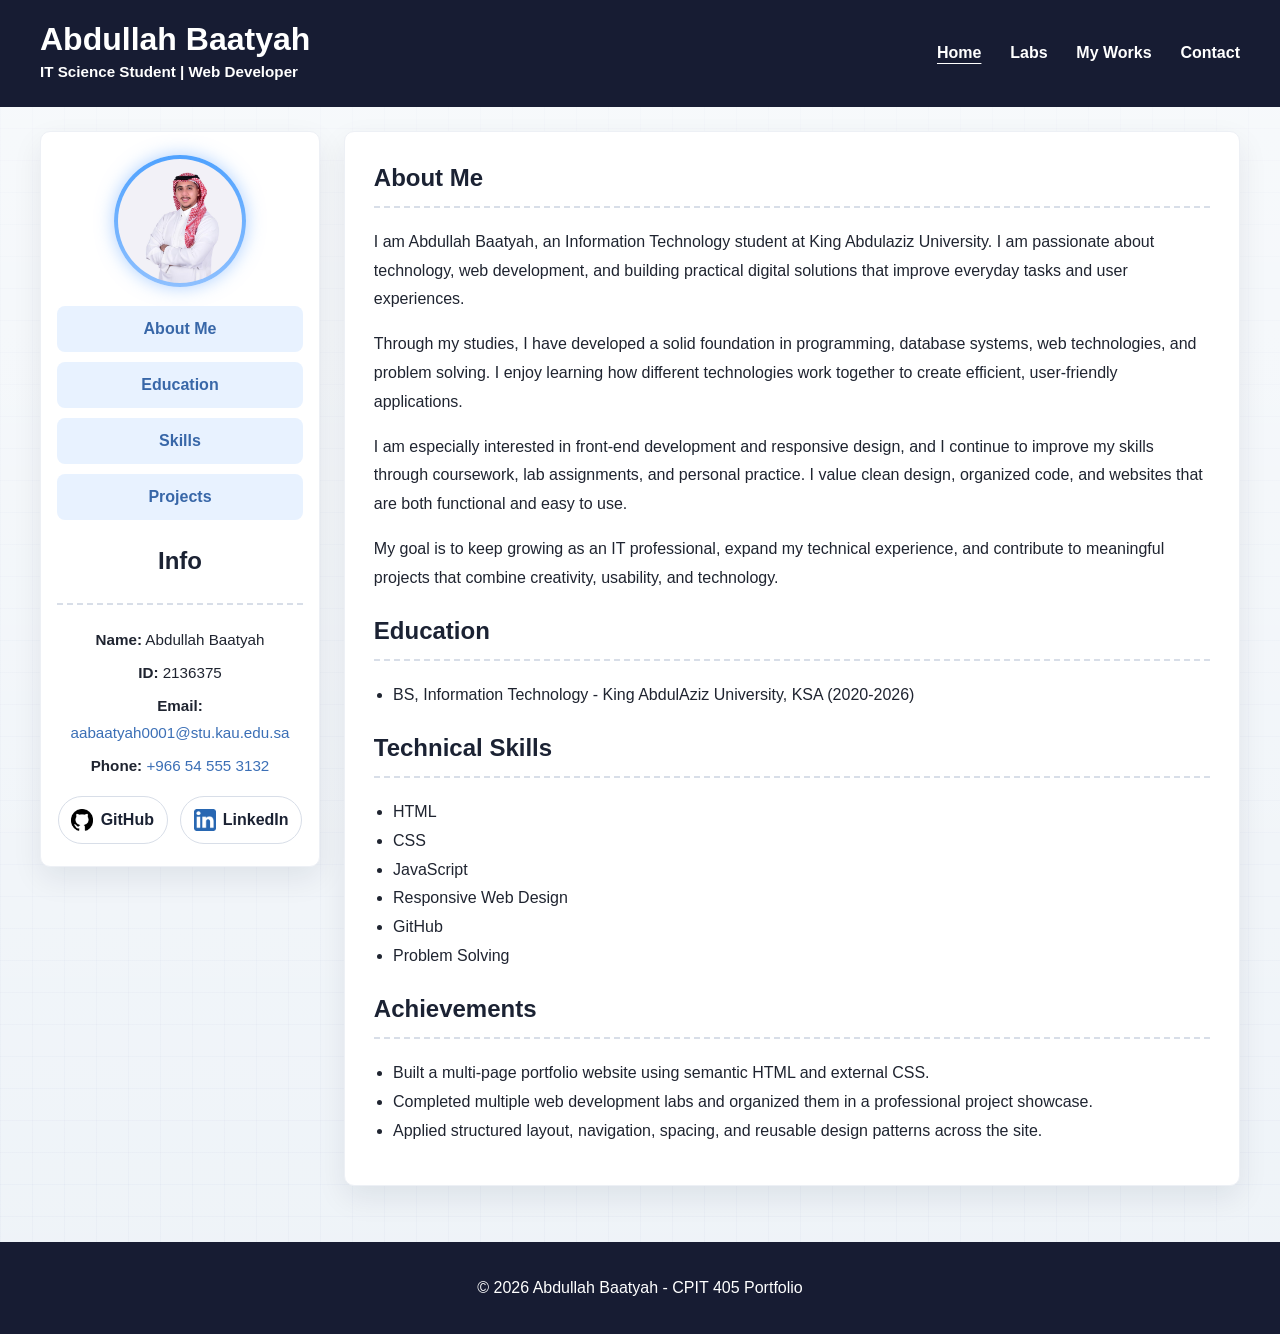
<file: index.html>
<!doctype html>
<html lang="en">
<head>
  <meta charset="utf-8">
  <meta name="viewport" content="width=device-width, initial-scale=1">
  <title>Portfolio | Home</title>
  <meta
    name="description"
    content="Personal portfolio website with CV, projects, and contact information."
  >
  <link rel="stylesheet" href="style.css">
  <link rel="icon" href="favicon.ico" sizes="any">
  <link rel="icon" href="icon.svg" type="image/svg+xml">
</head>
<body>
  <header class="site-header">
    <div class="container header-inner">
      <a class="brand" href="index.html">
        <span class="brand-title">Abdullah Baatyah</span>
        <span class="brand-subtitle">IT Science Student | Web Developer</span>
      </a>
      <nav aria-label="Main navigation">
        <ul class="nav-links">
          <li><a class="active" href="index.html">Home</a></li>
          <li><a href="projects.html">Labs</a></li>
          <li><a href="myworks.html">My Works</a></li>
          <li><a href="contact.html">Contact</a></li>
        </ul>
      </nav>
    </div>
  </header>

  <main class="page-shell">
    <div class="container two-column-layout">
      <aside class="sidebar-card">
        <div class="profile-photo">
          <img src="images/photoMe.jpeg" alt="Abdullah Baatyah profile photo">
        </div>

        <ul class="left-side-menu">
          <li><a href="#about_me">About Me</a></li>
          <li><a href="#education">Education</a></li>
          <li><a href="#skills">Skills</a></li>
          <li><a href="#projects">Projects</a></li>
        </ul>

        <h2>Info</h2>
        <section class="info-block">
          <p><strong>Name:</strong> Abdullah Baatyah</p>
          <p><strong>ID:</strong> 2136375</p>
          <p><strong>Email:</strong> <a href="mailto:aabaatyah0001@stu.kau.edu.sa">aabaatyah0001@stu.kau.edu.sa</a></p>
          <p><strong>Phone:</strong> <a href="tel:+966545553132">+966 54 555 3132</a></p>
        </section>

        <div class="social-links">
          <a href="https://github.com/Baatyah">
            <img src="images/github.png" alt="GitHub">
            <span>GitHub</span>
          </a>
          <a href="https://www.linkedin.com/in/abdullah-baatyah-a94991354/">
            <img src="images/linkedin.png" alt="LinkedIn">
            <span>LinkedIn</span>
          </a>
        </div>
      </aside>

      <section class="content-panel">
        <h2 id="about_me" class="title">About Me</h2>
        <div class="about">
          <p>
            I am Abdullah Baatyah, an Information Technology student at King Abdulaziz University.
            I am passionate about technology, web development, and building practical digital
            solutions that improve everyday tasks and user experiences.
          </p>

          <p>
            Through my studies, I have developed a solid foundation in programming, database systems,
            web technologies, and problem solving. I enjoy learning how different technologies work
            together to create efficient, user-friendly applications.
          </p>

          <p>
            I am especially interested in front-end development and responsive design, and I continue
            to improve my skills through coursework, lab assignments, and personal practice. I value
            clean design, organized code, and websites that are both functional and easy to use.
          </p>

          <p>
            My goal is to keep growing as an IT professional, expand my technical experience, and
            contribute to meaningful projects that combine creativity, usability, and technology.
          </p>
        </div>

        <h2 id="education" class="title">Education</h2>
        <ul class="info-list">
          <li>BS, Information Technology - King AbdulAziz University, KSA (2020-2026)</li>
        </ul>

        <h2 id="skills" class="title">Technical Skills</h2>
        <ul class="info-list">
          <li>HTML</li>
          <li>CSS</li>
          <li>JavaScript</li>
          <li>Responsive Web Design</li>
          <li>GitHub</li>
          <li>Problem Solving</li>
        </ul>

        <h2 id="projects" class="title">Achievements</h2>
        <ul class="info-list">
          <li>Built a multi-page portfolio website using semantic HTML and external CSS.</li>
          <li>Completed multiple web development labs and organized them in a professional project showcase.</li>
          <li>Applied structured layout, navigation, spacing, and reusable design patterns across the site.</li>
        </ul>
      </section>
    </div>
  </main>

  <footer class="site-footer">
    <div class="container footer-content">
      <p>&copy; 2026 Abdullah Baatyah - CPIT 405 Portfolio</p>
    </div>
  </footer>
</body>
</html>
</file>
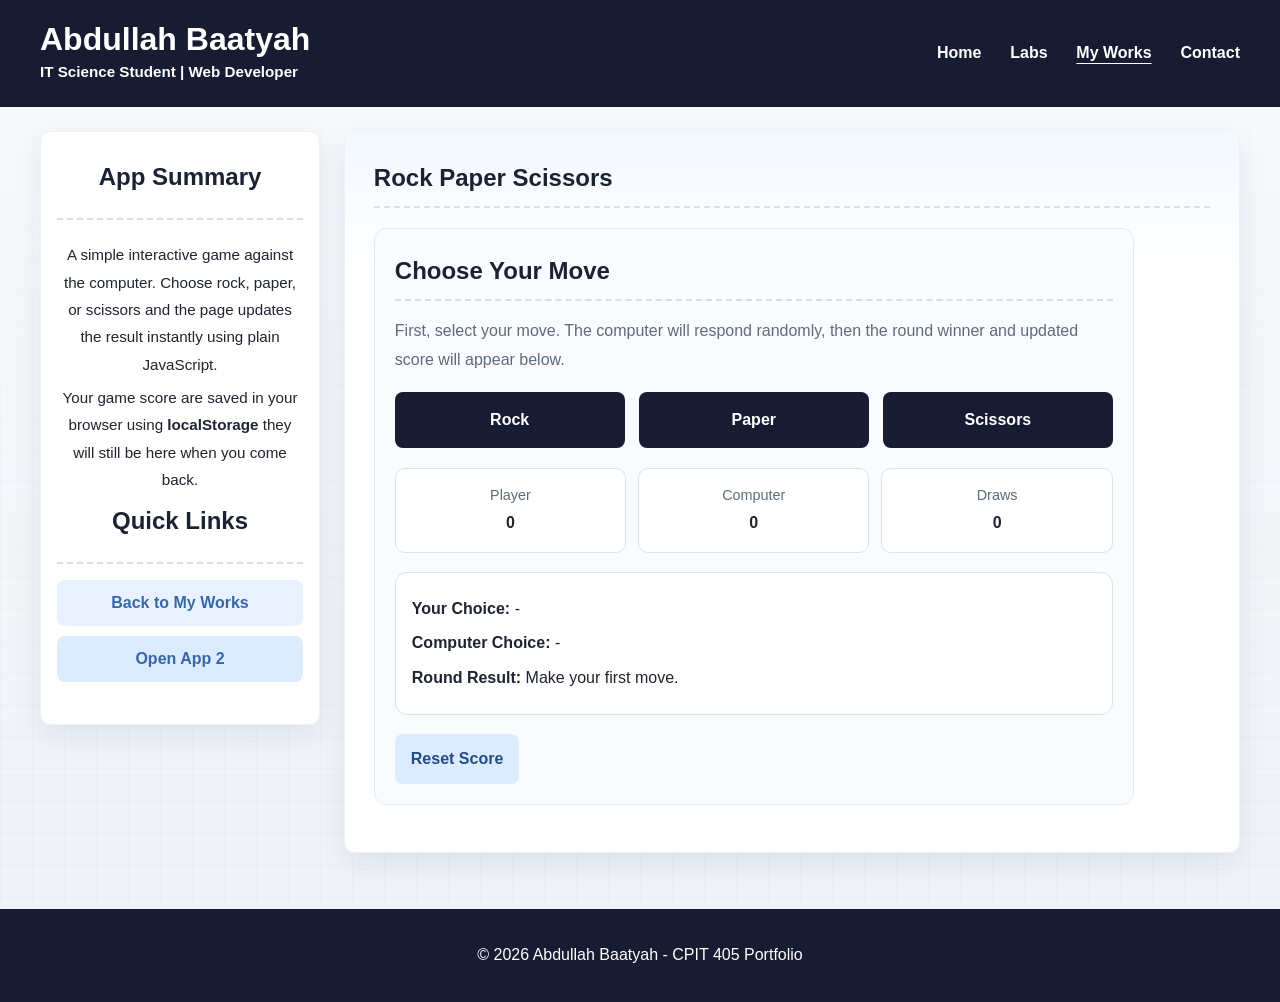
<file: app1.html>
<!doctype html>
<html lang="en">
<head>
  <meta charset="utf-8">
  <meta name="viewport" content="width=device-width, initial-scale=1">
  <title>Portfolio | App 1</title>
  <meta name="description" content="App 1">
  <link rel="stylesheet" href="style.css">
  <link rel="icon" href="favicon.ico" sizes="any">
</head>
<body class="projects-page">
  <header class="site-header">
    <div class="container header-inner">
      <a class="brand" href="index.html">
        <span class="brand-title">Abdullah Baatyah</span>
        <span class="brand-subtitle">IT Science Student | Web Developer</span>
      </a>
      <nav aria-label="Main navigation">
        <ul class="nav-links">
          <li><a href="index.html">Home</a></li>
          <li><a href="projects.html">Labs</a></li>
          <li><a class="active" href="myworks.html">My Works</a></li>
          <li><a href="contact.html">Contact</a></li>
        </ul>
      </nav>
    </div>
  </header>

  <main class="page-shell">
    <div class="container two-column-layout">
      <aside class="sidebar-card">


        <h2>App Summary</h2>
        <section class="info-block app-summary">
          <p>A simple interactive game against the computer. Choose rock, paper, or scissors and the page updates the result instantly using plain JavaScript.</p>
          <p> Your game score are saved in your browser using <strong>localStorage</strong>   they will still be here when you come back.</p>

        </section>

        <h2>Quick Links</h2>
        <section class="info-block">
          <div class="sidebar-links">
            <a class="sidebar-link" href="myworks.html">Back to My Works</a>
            <a class="sidebar-link active" href="app2.html">Open App 2</a>
          </div>
        </section>
      </aside>

      <section class="content-panel projects-content">
        <div class="projects-intro">
          <h1 id="app1"> Rock Paper Scissors</h1>

        </div>

        <section class="app-card game-card">
          <h2>Choose Your Move</h2>
          <p class="game-intro">First, select your move. The computer will respond randomly, then the round winner and updated score will appear below.</p>

          <div class="rps-actions" aria-label="Rock paper scissors controls">
            <button class="task-button rps-button" type="button" data-choice="rock">Rock</button>
            <button class="task-button rps-button" type="button" data-choice="paper">Paper</button>
            <button class="task-button rps-button" type="button" data-choice="scissors">Scissors</button>
          </div>

          <div class="summary-grid" aria-label="Game score">
            <div class="summary-box">
              <span class="summary-label">Player</span>
              <strong id="player-score">0</strong>
            </div>
            <div class="summary-box">
              <span class="summary-label">Computer</span>
              <strong id="computer-score">0</strong>
            </div>
            <div class="summary-box">
              <span class="summary-label">Draws</span>
              <strong id="draw-score">0</strong>
            </div>
          </div>

          <div class="result-panel" aria-live="polite">
            <p><strong>Your Choice:</strong> <span id="player-choice">-</span></p>
            <p><strong>Computer Choice:</strong> <span id="computer-choice">-</span></p>
            <p><strong>Round Result:</strong> <span id="round-result">Make your first move.</span></p>
          </div>

          <button id="reset-game" class="secondary-button" type="button">Reset Score</button>
        </section>
      </section>
    </div>
  </main>

  <footer class="site-footer">
    <div class="container footer-content">
      <p>&copy; 2026 Abdullah Baatyah - CPIT 405 Portfolio</p>
    </div>
  </footer>

  <script src="app1.js"></script>
</body>
</html>
</file>
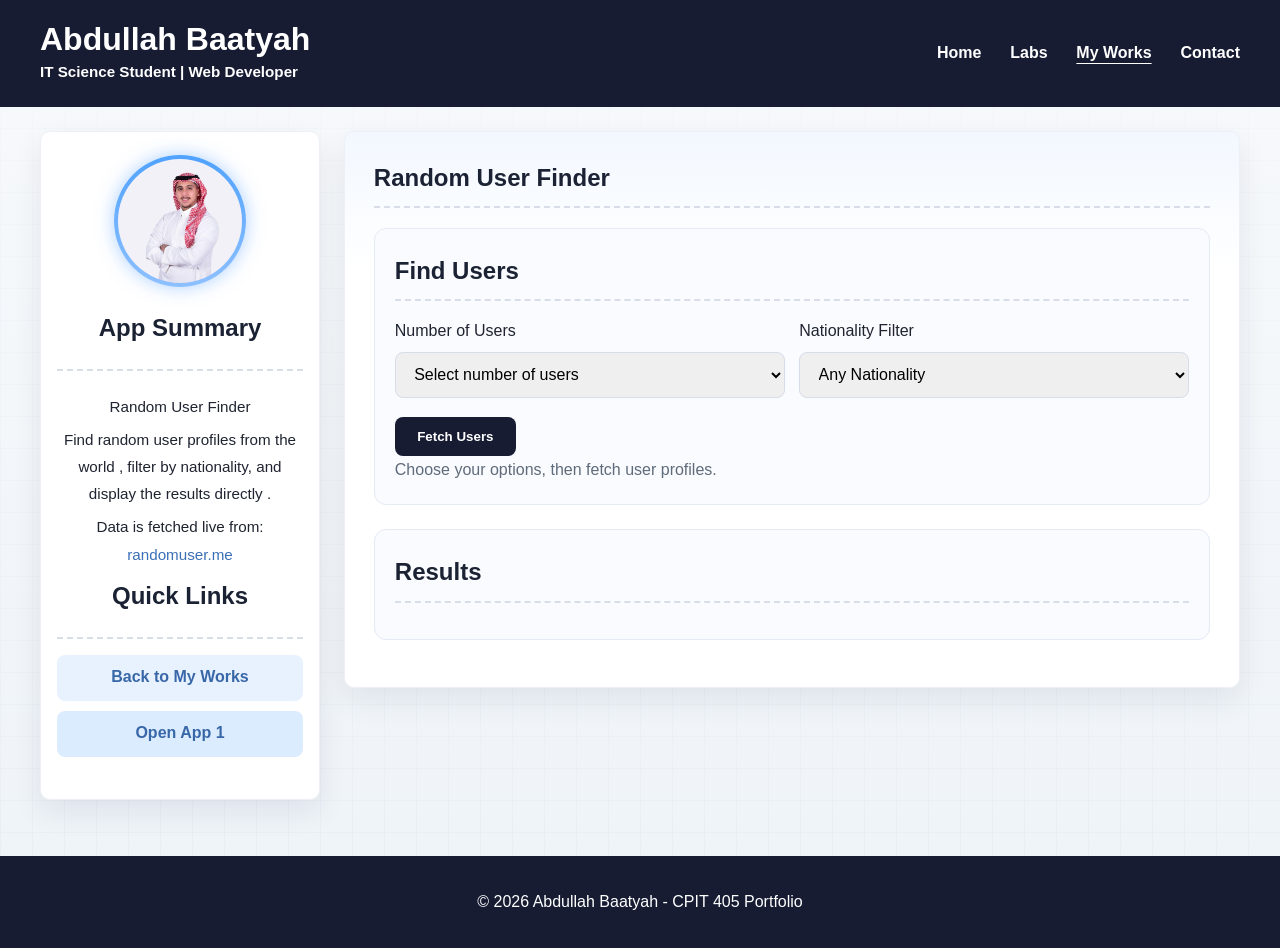
<file: app2.html>
<!doctype html>
<html lang="en">
<head>
  <meta charset="utf-8">
  <meta name="viewport" content="width=device-width, initial-scale=1">
  <title>Portfolio | App 2</title>
  <meta name="description" content="App 2 is a JavaScript app that fetches user data from the Random User API.">
  <link rel="stylesheet" href="style.css">
  <link rel="icon" href="favicon.ico" sizes="any">
</head>
<body class="projects-page">
  <header class="site-header">
    <div class="container header-inner">
      <a class="brand" href="index.html">
        <span class="brand-title">Abdullah Baatyah</span>
        <span class="brand-subtitle">IT Science Student | Web Developer</span>
      </a>
      <nav aria-label="Main navigation">
        <ul class="nav-links">
          <li><a href="index.html">Home</a></li>
          <li><a href="projects.html">Labs</a></li>
          <li><a class="active" href="myworks.html">My Works</a></li>
          <li><a href="contact.html">Contact</a></li>
        </ul>
      </nav>
    </div>
  </header>

  <main class="page-shell">
    <div class="container two-column-layout">
      <aside class="sidebar-card">
        <div class="profile-photo">
          <img src="images/photoMe.jpeg" alt="Abdullah Baatyah profile photo">
        </div>

        <h2>App Summary</h2>
        <section class="info-block app-summary">
          <p>Random User Finder</p>
          <p>Find random user profiles from the world , filter by nationality, and display the results directly .</p>
          <p>Data is fetched live from:
            <a href="https://randomuser.me/" target="_blank">randomuser.me</a> </p>
        </section>

        <h2>Quick Links</h2>
        <section class="info-block">
          <div class="sidebar-links">
            <a class="sidebar-link" href="myworks.html">Back to My Works</a>
            <a class="sidebar-link active" href="app1.html">Open App 1</a>
          </div>
        </section>
      </aside>

      <section class="content-panel projects-content">
        <div class="projects-intro">
          <h1 id="app2"> Random User Finder</h1>
        </div>

        <section class="app-card">
          <h2>Find Users</h2>
          <div class="app-form-grid">
            <div class="form-row">
              <label for="user-count">Number of Users</label>
              <select id="user-count" name="user-count">
                <option value="" selected disabled>Select number of users</option>
                <option value="3">3 Users</option>
                <option value="6">6 Users</option>
                <option value="9">9 Users</option>
                <option value="12">12 Users</option>
                <option value="15">15 Users</option>
                <option value="18">18 Users</option>
                <option value="21">21 Users</option>
              </select>
            </div>

            <div class="form-row">
              <label for="user-nationality">Nationality Filter</label>
              <select id="user-nationality" name="user-nationality">
                <option value="">Any Nationality</option>
                <option value="au">Australia</option>
                <option value="br">Brazil</option>
                <option value="ca">Canada</option>
                <option value="ch">Switzerland</option>
                <option value="de">Germany</option>
                <option value="dk">Denmark</option>
                <option value="es">Spain</option>
                <option value="fi">Finland</option>
                <option value="fr">France</option>
                <option value="gb">United Kingdom</option>
                <option value="ie">Ireland</option>
                <option value="in">India</option>
                <option value="ir">Iran</option>
                <option value="mx">Mexico</option>
                <option value="nl">Netherlands</option>
                <option value="no">Norway</option>
                <option value="nz">New Zealand</option>
                <option value="rs">Serbia</option>
                <option value="tr">Turkey</option>
                <option value="ua">Ukraine</option>
                <option value="us">United States</option>
              </select>
            </div>
          </div>

          <div class="api-actions">
            <button id="fetch-users" class="submit-button" type="button">Fetch Users</button>
          </div>
          <p id="api-status" class="empty-state">Choose your options, then fetch user profiles.</p>
        </section>

        <section class="app-card">
          <h2>Results</h2>
          <div id="user-results" class="user-grid" aria-live="polite"></div>
        </section>
      </section>
    </div>
  </main>

  <footer class="site-footer">
    <div class="container footer-content">
      <p>&copy; 2026 Abdullah Baatyah - CPIT 405 Portfolio</p>
    </div>
  </footer>
  <script src="app2.js"></script>
</body>
</html>
</file>
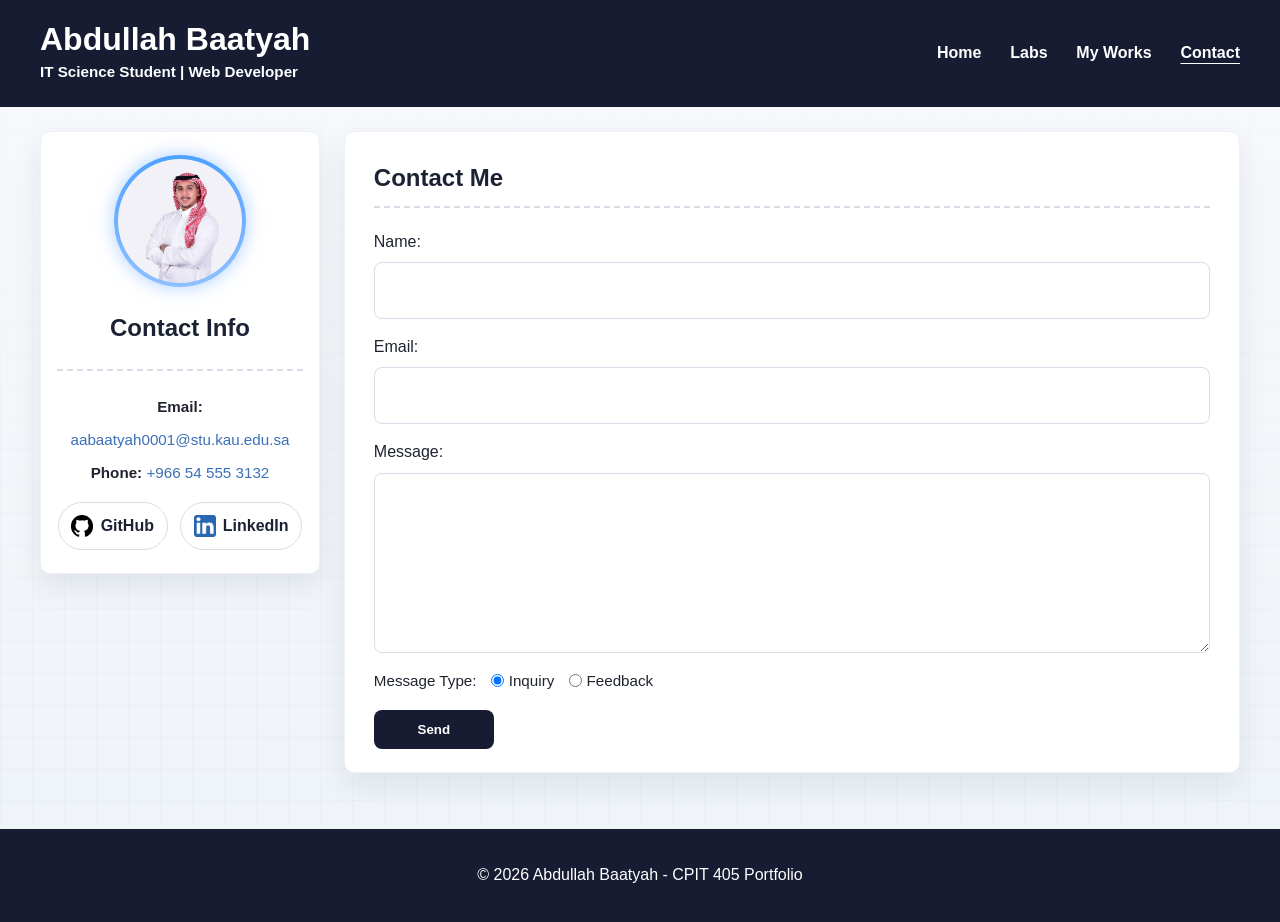
<file: contact.html>
<!doctype html>
<html lang="en">
<head>
  <meta charset="utf-8">
  <meta name="viewport" content="width=device-width, initial-scale=1">
  <title>Portfolio | Contact</title>
  <meta name="description" content="Contact page with direct contact links and a working form backend template.">
  <link rel="stylesheet" href="style.css">
  <link rel="icon" href="favicon.ico" sizes="any">
</head>
<body>
  <header class="site-header">
    <div class="container header-inner">
      <a class="brand" href="index.html">
        <span class="brand-title">Abdullah Baatyah</span>
        <span class="brand-subtitle">IT Science Student | Web Developer</span>
      </a>
      <nav aria-label="Main navigation">
        <ul class="nav-links">
          <li><a href="index.html">Home</a></li>
          <li><a href="projects.html">Labs</a></li>
          <li><a href="myworks.html">My Works</a></li>
          <li><a class="active" href="contact.html">Contact</a></li>
        </ul>
      </nav>
    </div>
  </header>

  <main class="page-shell">
    <div class="container two-column-layout">
      <aside class="sidebar-card">
        <div class="profile-photo">
          <img src="images/photoMe.jpeg" alt="Abdullah Baatyah profile photo">
        </div>

        <h2>Contact Info</h2>
        <section class="info-block contact-info">
          <p><strong>Email:</strong></p>
          <p><a href="mailto:aabaatyah0001@stu.kau.edu.sa">aabaatyah0001@stu.kau.edu.sa</a></p>
          <p><strong>Phone:</strong> <a href="tel:+966545553132">+966 54 555 3132</a></p>
        </section>

        <div class="social-links">
          <a href="https://github.com/Baatyah">
            <img src="images/github.png" alt="GitHub">
            <span>GitHub</span>
          </a>
          <a href="https://www.linkedin.com/in/abdullah-baatyah-a94991354/">
            <img src="images/linkedin.png" alt="LinkedIn">
            <span>LinkedIn</span>
          </a>
        </div>
      </aside>

      <section class="content-panel">
        <h1>Contact Me</h1>

        <form
          class="contact-form clean-form"
          action="https://formsubmit.co/aabaatyah0001@stu.kau.edu.sa"
          method="POST"
        >
          <input type="hidden" name="_captcha" value="false">
          <input type="hidden" name="_subject" value="New portfolio contact message">
          <input type="hidden" name="_template" value="table">

          <div class="form-row">
            <label for="name">Name:</label>
            <input id="name" name="name" type="text" required>
          </div>

          <div class="form-row">
            <label for="email">Email:</label>
            <input id="email" name="email" type="email" required>
          </div>

          <div class="form-row">
            <label for="message">Message:</label>
            <textarea id="message" name="message" required></textarea>
          </div>

          <div class="radio-row">
            <span>Message Type:</span>
            <label><input type="radio" name="message_type" value="Inquiry" checked> Inquiry</label>
            <label><input type="radio" name="message_type" value="Feedback"> Feedback</label>
          </div>

          <button class="submit-button" type="submit">Send</button>
        </form>
      </section>
    </div>
  </main>

  <footer class="site-footer">
    <div class="container footer-content">
      <p>&copy; 2026 Abdullah Baatyah - CPIT 405 Portfolio</p>
    </div>
  </footer>
</body>
</html>
</file>
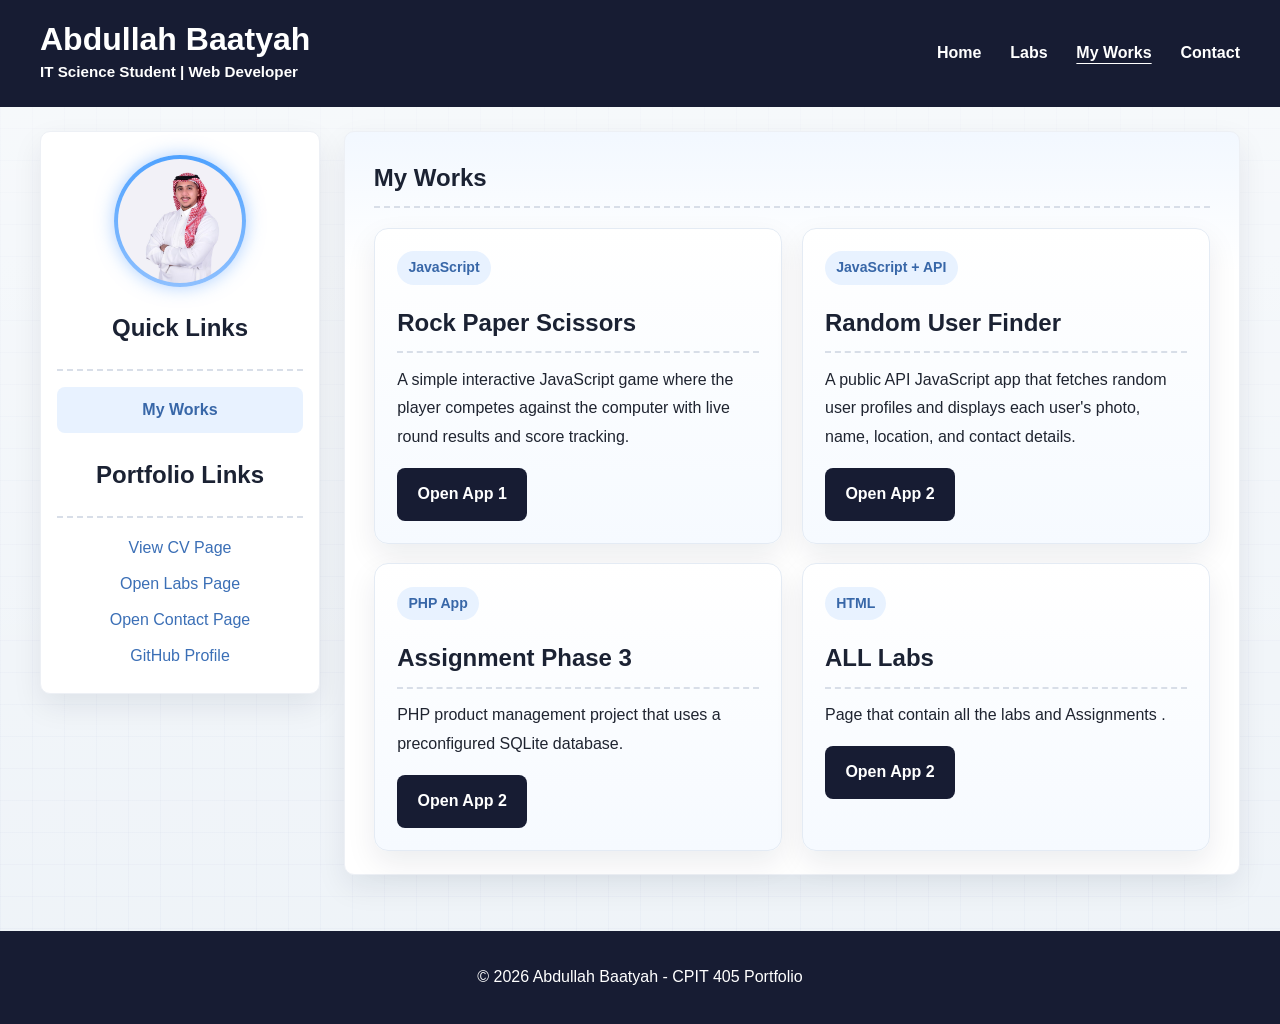
<file: myworks.html>
<!doctype html>
<html lang="en">
<head>
  <meta charset="utf-8">
  <meta name="viewport" content="width=device-width, initial-scale=1">
  <title>Portfolio | My Works</title>
  <meta name="description" content="My works page with highlighted portfolio projects and achievements.">
  <link rel="stylesheet" href="style.css">
  <link rel="icon" href="favicon.ico" sizes="any">
</head>
<body class="projects-page">
  <header class="site-header">
    <div class="container header-inner">
      <a class="brand" href="index.html">
        <span class="brand-title">Abdullah Baatyah</span>
        <span class="brand-subtitle">IT Science Student | Web Developer</span>
      </a>
      <nav aria-label="Main navigation">
        <ul class="nav-links">
          <li><a href="index.html">Home</a></li>
          <li><a href="projects.html">Labs</a></li>
          <li><a class="active" href="myworks.html">My Works</a></li>
          <li><a href="contact.html">Contact</a></li>
        </ul>
      </nav>
    </div>
  </header>

  <main class="page-shell">
    <div class="container two-column-layout">
      <aside class="sidebar-card">
        <div class="profile-photo">
          <img src="images/photoMe.jpeg" alt="Abdullah Baatyah profile photo">
        </div>

        <h2>Quick Links</h2>
        <section class="info-block">
          <div class="sidebar-links">

            <a class="sidebar-link" href="#myworks.html">My Works</a>
          </div>
        </section>

        <h2>Portfolio Links</h2>
        <section class="info-block">
          <div class="text-links">
            <a href="index.html">View CV Page</a>
            <a href="projects.html">Open Labs Page</a>
            <a href="contact.html">Open Contact Page</a>
            <a href="https://github.com/Baatyah">GitHub Profile</a>
          </div>
        </section>
      </aside>

      <section class="content-panel projects-content">
        <div class="projects-intro">
          <h1 id="featured-projects">My Works</h1>

        </div>

        <div class="works-grid">
          <article class="work-card">
            <p class="work-label">JavaScript</p>
            <h2>Rock Paper Scissors</h2>
            <p>A simple interactive JavaScript game where the player competes against the computer with live round results and score tracking.</p>
            <a class="work-link" href="app1.html">Open App 1</a>
          </article>

          <article class="work-card">
            <p class="work-label">JavaScript + API</p>
            <h2>Random User Finder</h2>
            <p>A public API JavaScript app that fetches random user profiles and displays each user's photo, name, location, and contact details.</p>
            <a class="work-link" href="app2.html">Open App 2</a>
          </article>


          <article class="work-card">
            <p class="work-label">PHP App</p>
            <h2>Assignment Phase 3</h2>
            <p>PHP product management project that uses a preconfigured SQLite database.</p>
            <a class="work-link" href="https://github.com/Baatyah/CPIT405-Spring2026-assignment3">Open App 2</a>
          </article>

          <article class="work-card">
            <p class="work-label">HTML</p>
            <h2>ALL Labs</h2>
            <p>Page that contain all the labs and Assignments .</p>
            <a class="work-link" href="https://baatyah.github.io/CPIT405_2026_Spring/">Open App 2</a>
          </article>
        </div>

      </section>



    </div>
  </main>

  <footer class="site-footer">
    <div class="container footer-content">
      <p>&copy; 2026 Abdullah Baatyah - CPIT 405 Portfolio</p>
    </div>
  </footer>
</body>
</html>
</file>
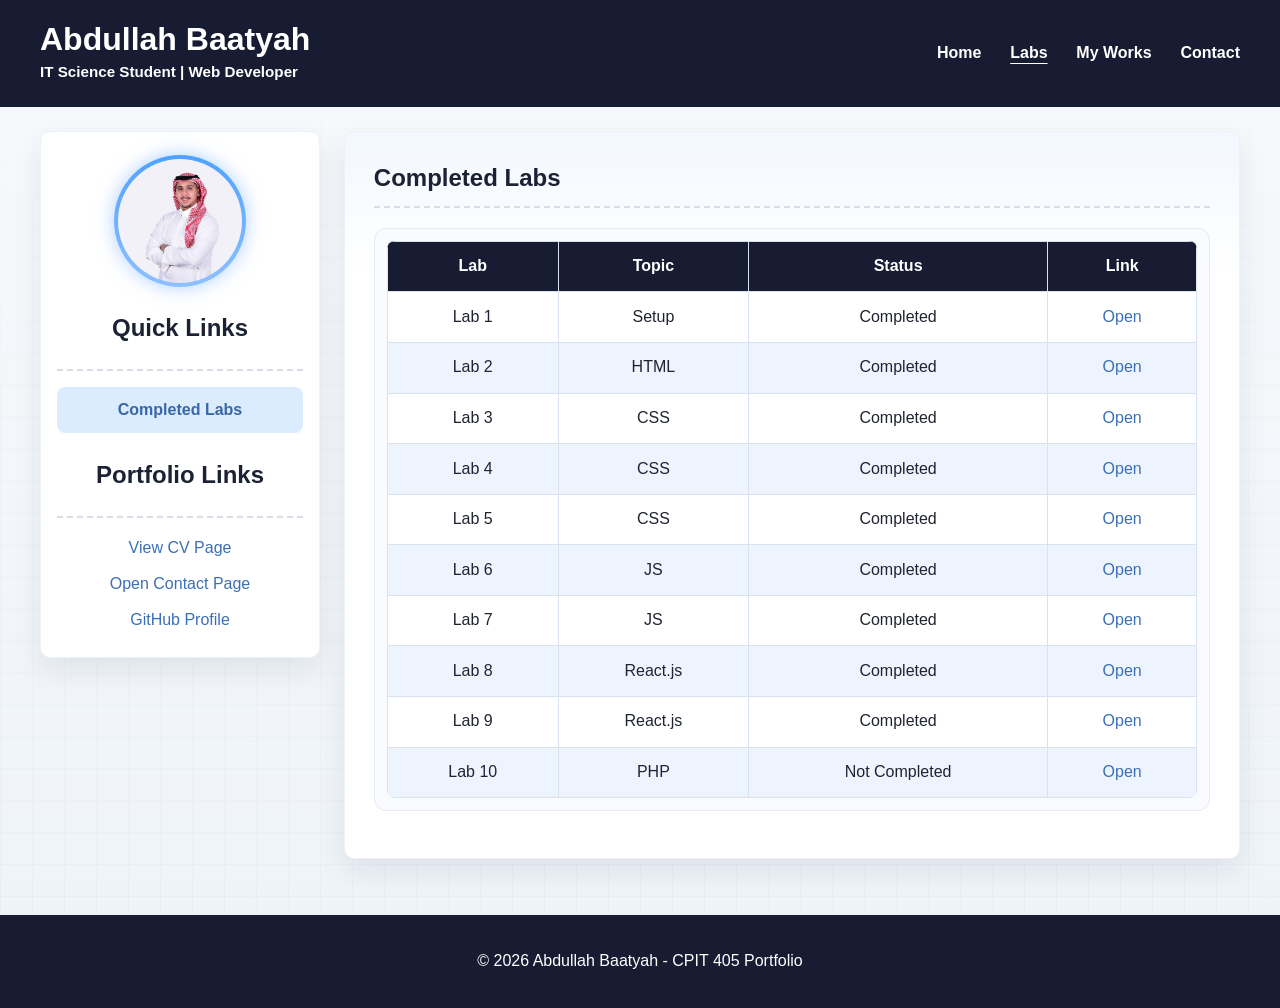
<file: projects.html>
<!doctype html>
<html lang="en">
<head>
  <meta charset="utf-8">
  <meta name="viewport" content="width=device-width, initial-scale=1">
  <title>Portfolio | Projects</title>
  <meta name="description" content="Projects and labs page with organized course work links.">
  <link rel="stylesheet" href="style.css">
  <link rel="icon" href="favicon.ico" sizes="any">
</head>
<body class="projects-page">
  <header class="site-header">
    <div class="container header-inner">
      <a class="brand" href="index.html">
        <span class="brand-title">Abdullah Baatyah</span>
        <span class="brand-subtitle">IT Science Student | Web Developer</span>
      </a>
      <nav aria-label="Main navigation">
        <ul class="nav-links">
          <li><a href="index.html">Home</a></li>
          <li><a class="active" href="projects.html">Labs</a></li>
          <li><a href="myworks.html">My Works</a></li>
          <li><a href="contact.html">Contact</a></li>
        </ul>
      </nav>
    </div>
  </header>

  <main class="page-shell">
    <div class="container two-column-layout">
      <aside class="sidebar-card">
        <div class="profile-photo">
          <img src="images/photoMe.jpeg" alt="Abdullah Baatyah profile photo">
        </div>

        <h2>Quick Links</h2>
        <section class="info-block">
          <div class="sidebar-links">
            <a class="sidebar-link active" href="#completed-labs">Completed Labs</a>
          </div>
        </section>

        <h2>Portfolio Links</h2>
        <section class="info-block">
          <div class="text-links">
            <a href="index.html">View CV Page</a>
            <a href="contact.html">Open Contact Page</a>
            <a href="https://github.com/Baatyah">GitHub Profile</a>
          </div>
        </section>
      </aside>

      <section class="content-panel projects-content">
        <div class="projects-intro">
          <h1 id="completed-labs">Completed Labs</h1>
        </div>

        <div class="table-card">
          <table class="portfolio-table">
          <thead>
            <tr>
              <th>Lab</th>
              <th>Topic</th>
              <th>Status</th>
              <th>Link</th>
            </tr>
          </thead>
          <tbody>
            <tr>
              <td>Lab 1</td>
              <td>Setup</td>
              <td>Completed</td>
              <td><a href=https://cpit405.gitlab.io/labs/lab-1/>Open</a></td>
            </tr>
            <tr>
              <td>Lab 2</td>
              <td>HTML</td>
              <td>Completed</td>
              <td><a href="https://baatyah.github.io/CPIT405_2026_Spring/lab2/index.html">Open</a></td>
            </tr>
            <tr>
              <td>Lab 3</td>
              <td>CSS</td>
              <td>Completed</td>
              <td><a href="https://baatyah.github.io/CPIT405_2026_Spring/lab3/index.html">Open</a></td>
            </tr>
            <tr>
              <td>Lab 4</td>
              <td>CSS</td>
              <td>Completed</td>
              <td><a href="https://baatyah.github.io/CPIT405_2026_Spring/lab4/index.html">Open</a></td>
            </tr>
            <tr>
              <td>Lab 5</td>
              <td>CSS</td>
              <td>Completed</td>
              <td><a href="https://baatyah.github.io/CPIT405_2026_Spring/lab5/index.html">Open</a></td>
            </tr>
            <tr>
              <td>Lab 6</td>
              <td>JS</td>
              <td>Completed</td>
              <td><a href="https://baatyah.github.io/CPIT405_2026_Spring/lab6/index.html">Open</a></td>
            </tr>
            <tr>
                <td>Lab 7</td>
                <td>JS</td>
                <td>Completed</td>
                <td><a href="lab7/index.html">Open</a></td>
            </tr>
            <tr>
                <td>Lab 8</td>
                <td>React.js</td>
                <td>Completed</td>
                <td><a href="https://codesandbox.io/p/sandbox/wghljh">Open</a></td>
            </tr>
            <tr>
                <td>Lab 9</td>
                <td>React.js</td>
                <td>Completed</td>
                <td><a href="https://codesandbox.io/p/sandbox/rzwqf6">Open</a></td>
            </tr>
            <tr>
                <td>Lab 10</td>
                <td>PHP</td>
                <td>Not Completed</td>
                <td><a href="lab10/index.html">Open</a></td>
            </tr>

          </tbody>
          </table>
        </div>

      </section>
    </div>
  </main>

  <footer class="site-footer">
    <div class="container footer-content">
      <p>&copy; 2026 Abdullah Baatyah - CPIT 405 Portfolio</p>
    </div>
  </footer>
</body>
</html>
</file>
<file: style.css>
:root {
  --navy: #171c33;
  --navy-soft: #1f2542;
  --blue: #5ea3ff;
  --blue-soft: #e8f2ff;
  --page-bg: #eef3f8;
  --panel: #ffffff;
  --border: #d8dee8;
  --text: #1f2430;
  --muted: #5f6b7a;
  --table-row: #eef4fd;
  --shadow: 0 12px 30px rgba(19, 26, 46, 0.08);
}

*,
*::before,
*::after {
  box-sizing: border-box;
}

body {
  margin: 0;
  color: var(--text);
  font-family: Arial, Helvetica, sans-serif;
  line-height: 1.8;
  min-height: 100vh;
  display: flex;
  flex-direction: column;
  background-color: var(--page-bg);
  background-image:
    linear-gradient(180deg, rgba(255, 255, 255, 0.55), rgba(255, 255, 255, 0)),
    linear-gradient(90deg, rgba(193, 205, 223, 0.12) 1px, transparent 1px),
    linear-gradient(rgba(193, 205, 223, 0.12) 1px, transparent 1px);
  background-size: 100% 100%, 32px 32px, 32px 32px;
  background-position: 0 0, 0 0, 0 0;
}

a {
  color: #3b6fb6;
  text-decoration: none;
}

a:hover {
  text-decoration: underline;
}

h1,
h2,
h3 {
  margin-top: 0;
  color: #1b2233;
}

.container {
  width: 100%;
  margin: 0;
}

.site-header {
  margin-top: 0;
}

.header-inner {
  display: flex;
  justify-content: space-between;
  align-items: center;
  gap: 1rem;
  padding: 1.4rem 2.5rem;
  background: var(--navy);
  color: #fff;
}

.brand {
  display: flex;
  flex-direction: column;
  color: #fff;
}

.brand:hover {
  text-decoration: none;
}

.brand-title {
  font-size: 2rem;
  font-weight: 700;
  line-height: 1.1;
}

.brand-subtitle {
  font-size: 0.95rem;
  font-weight: 700;
}

.nav-links {
  display: flex;
  list-style: none;
  gap: 1.8rem;
  margin: 0;
  padding: 0;
}

.nav-links a {
  color: #fff;
  font-weight: 700;
  padding: 0.25rem 0;
}

.nav-links a.active,
.nav-links a:hover {
  color: #ffffff;
  text-decoration: underline;
  text-underline-offset: 0.3rem;
}

.page-shell {
  flex: 1;
  padding: 0 0 2rem;
}

.two-column-layout {
  display: grid;
  grid-template-columns: 280px 1fr;
  gap: 1.5rem;
  align-items: start;
  padding: 1.5rem 2.5rem;
}

.sidebar-card,
.content-panel {
  background: var(--panel);
  border: 1px solid #edf0f5;
  border-radius: 10px;
  box-shadow: var(--shadow);
}

.sidebar-card {
  padding: 1.4rem 1rem;
  text-align: center;
}

.profile-photo {
  width: 132px;
  height: 132px;
  margin: 0 auto 1.2rem;
  border-radius: 50%;
  padding: 4px;
  overflow: hidden;
  background: linear-gradient(180deg, #4fa2ff, #8ec0ff);
  box-shadow: 0 0 18px rgba(94, 163, 255, 0.5);
}

.profile-photo img {
  display: block;
  width: 100%;
  height: 100%;
  border-radius: 50%;
  object-fit: cover;
}

.sidebar-links {
  display: grid;
  gap: 0.6rem;
  margin-bottom: 1.2rem;
}

.left-side-menu {
  display: grid;
  gap: 0.6rem;
  margin: 0 0 1.2rem;
  padding: 0;
  list-style: none;
}

.left-side-menu a {
  display: block;
  padding: 0.55rem 0.9rem;
  border-radius: 8px;
  background: var(--blue-soft);
  color: #3867a8;
  font-weight: 700;
}

.left-side-menu a:hover {
  background: #dcecff;
  text-decoration: none;
}

.sidebar-link {
  display: block;
  padding: 0.55rem 0.9rem;
  border-radius: 8px;
  background: var(--blue-soft);
  color: #3867a8;
  font-weight: 700;
}

.sidebar-link:hover,
.sidebar-link.active {
  background: #dcecff;
  text-decoration: none;
}

.info-block {
  margin-top: 1rem;
  padding-top: 1rem;
  border-top: 2px dashed var(--border);
}

.info-block h2 {
  margin-bottom: 0.75rem;
  font-size: 1.05rem;
}

.info-block p {
  margin: 0.35rem 0;
  font-size: 0.95rem;
}

.text-links {
  display: grid;
  gap: 0.45rem;
}

.social-links {
  display: flex;
  justify-content: center;
  flex-wrap: wrap;
  gap: 0.75rem;
  margin-top: 1rem;
}

.social-links a {
  display: inline-flex;
  align-items: center;
  gap: 0.45rem;
  padding: 0.55rem 0.8rem;
  border: 1px solid var(--border);
  border-radius: 999px;
  background: #fff;
  font-weight: 700;
  color: #1b2233;
}

.social-links a:hover {
  text-decoration: none;
  background: var(--blue-soft);
}

.social-links img {
  display: block;
  width: 22px;
  height: 22px;
  object-fit: contain;
}

.content-panel {
  padding: 1.45rem 1.8rem;
}

.content-panel h1,
.content-panel h2 {
  padding-bottom: 0.45rem;
  border-bottom: 2px dashed var(--border);
}

.projects-page .projects-content {
  background:
    linear-gradient(180deg, rgba(94, 163, 255, 0.08), rgba(255, 255, 255, 0) 140px),
    var(--panel);
}

.projects-intro {
  margin-bottom: 1rem;
}

.projects-intro p {
  margin: 0.4rem 0 0;
  color: var(--muted);
}

.projects-page .table-card {
  margin-bottom: 1.5rem;
  padding: 0.75rem;
  border: 1px solid #e4ebf4;
  border-radius: 12px;
  background: #f9fbfe;
}

.bullet-list {
  padding-left: 1.2rem;
}

.info-list {
  padding-left: 1.2rem;
}

.title {
  padding-bottom: 0.45rem;
  border-bottom: 2px dashed var(--border);
}

.portfolio-table {
  width: 100%;
  border-collapse: collapse;
  margin-bottom: 0;
  overflow: hidden;
  border-radius: 8px;
  background: #fff;
}

.portfolio-table thead {
  background: var(--navy);
  color: #fff;
}

.portfolio-table th,
.portfolio-table td {
  padding: 0.65rem 0.85rem;
  border: 1px solid #d9e2ef;
  text-align: center;
}

.portfolio-table tbody tr:nth-child(even) {
  background: var(--table-row);
}

.projects-page .portfolio-table tbody tr:hover {
  background: #e2eeff;
}

.works-grid {
  display: grid;
  grid-template-columns: repeat(2, minmax(0, 1fr));
  gap: 1.2rem;
}

.work-card {
  padding: 1.4rem;
  border: 1px solid #e4ebf4;
  border-radius: 14px;
  background: linear-gradient(180deg, #ffffff, #f6faff);
  box-shadow: var(--shadow);
}

.work-card h2 {
  margin-bottom: 0.8rem;
  padding-bottom: 0.45rem;
  border-bottom: 2px dashed var(--border);
}

.work-card p {
  margin-top: 0;
  margin-bottom: 1rem;
}

.work-label {
  display: inline-block;
  margin-bottom: 0.75rem;
  padding: 0.25rem 0.7rem;
  border-radius: 999px;
  background: var(--blue-soft);
  color: #3867a8;
  font-size: 0.88rem;
  font-weight: 700;
}

.work-link {
  display: inline-flex;
  align-items: center;
  justify-content: center;
  min-width: 130px;
  padding: 0.75rem 1rem;
  border-radius: 8px;
  background: var(--navy);
  color: #fff;
  font-weight: 700;
}

.work-link:hover {
  background: var(--navy-soft);
  text-decoration: none;
}

.contact-form {
  margin-top: 0.5rem;
}

.clean-form {
  padding: 0;
  border: 0;
  box-shadow: none;
}

.form-row {
  display: grid;
  gap: 0.35rem;
  margin-bottom: 0.9rem;
}

label {
  font-weight: 400;
}

input,
select,
textarea {
  width: 100%;
  border: 1px solid #d6dce8;
  border-radius: 8px;
  padding: 0.8rem 0.9rem;
  font: inherit;
}

textarea {
  min-height: 180px;
  resize: vertical;
}

input:focus,
select:focus,
textarea:focus {
  outline: 2px solid rgba(94, 163, 255, 0.35);
  border-color: var(--blue);
}

.radio-row {
  display: flex;
  align-items: center;
  flex-wrap: wrap;
  gap: 0.9rem;
  margin-bottom: 1rem;
  font-size: 0.95rem;
}

.radio-row label {
  display: inline-flex;
  align-items: center;
  gap: 0.3rem;
}

.radio-row input {
  width: auto;
  margin: 0;
}

.submit-button {
  min-width: 120px;
  padding: 0.75rem 1.4rem;
  border: 0;
  border-radius: 8px;
  background: var(--navy);
  color: #fff;
  font-weight: 700;
  cursor: pointer;
}

.submit-button:hover {
  background: var(--navy-soft);
}

.app-shell {
  display: grid;
  grid-template-columns: repeat(2, minmax(0, 1fr));
  gap: 1rem;
  margin-bottom: 1.5rem;
}

.app-card {
  margin-bottom: 1.5rem;
  padding: 1.25rem;
  border: 1px solid #e4ebf4;
  border-radius: 12px;
  background: #f9fbfe;
}

.app-card h2,
.task-list-card h2 {
  margin-bottom: 1rem;
}

.game-card {
  max-width: 760px;
}

.game-intro {
  margin-top: 0;
  margin-bottom: 1.1rem;
  color: var(--muted);
}

.app-form-grid {
  display: grid;
  grid-template-columns: repeat(2, minmax(0, 1fr));
  gap: 0.9rem;
}

.summary-grid {
  display: grid;
  grid-template-columns: repeat(3, minmax(0, 1fr));
  gap: 0.75rem;
  margin-top: 1rem;
}

.summary-box {
  padding: 0.9rem;
  border: 1px solid #d9e2ef;
  border-radius: 10px;
  background: #fff;
  text-align: center;
}

.summary-label {
  display: block;
  color: var(--muted);
  font-size: 0.9rem;
}

.rps-actions {
  display: grid;
  grid-template-columns: repeat(3, minmax(0, 1fr));
  gap: 0.9rem;
  margin-bottom: 1.2rem;
}

.rps-button {
  min-height: 56px;
}

.result-panel {
  margin: 1.2rem 0;
  padding: 1rem;
  border: 1px solid #d9e2ef;
  border-radius: 12px;
  background: #fff;
}

.result-panel p {
  margin: 0.35rem 0;
}

.api-actions {
  margin-top: 0.25rem;
}

.user-grid {
  display: grid;
  grid-template-columns: repeat(3, minmax(0, 1fr));
  gap: 1rem;
}

.user-card {
  padding: 1.1rem;
  border: 1px solid #d9e2ef;
  border-radius: 12px;
  background: #fff;
  text-align: center;
}

.user-card h3 {
  margin-bottom: 0.5rem;
}

.user-card p {
  margin: 0.35rem 0;
  color: var(--muted);
  word-break: break-word;
}

.user-avatar {
  width: 92px;
  height: 92px;
  margin-bottom: 0.75rem;
  border-radius: 50%;
  object-fit: cover;
  border: 3px solid #dcecff;
}

.task-list-header {
  display: flex;
  align-items: center;
  justify-content: space-between;
  gap: 1rem;
  margin-bottom: 1rem;
}

.task-list {
  display: grid;
  gap: 0.85rem;
}

.task-item {
  display: flex;
  align-items: center;
  justify-content: space-between;
  gap: 1rem;
  padding: 1rem;
  border: 1px solid #d9e2ef;
  border-radius: 12px;
  background: #fff;
}

.task-item.is-complete {
  background: #edf7ee;
  border-color: #b9dfc0;
}

.task-copy h3 {
  margin-bottom: 0.2rem;
}

.task-copy p {
  margin: 0;
  color: var(--muted);
}

.task-actions {
  display: flex;
  flex-wrap: wrap;
  gap: 0.6rem;
}

.task-button,
.secondary-button {
  padding: 0.65rem 1rem;
  border: 0;
  border-radius: 8px;
  font: inherit;
  font-weight: 700;
  cursor: pointer;
}

.task-button {
  background: var(--navy);
  color: #fff;
}

.task-button:hover,
.secondary-button:hover {
  opacity: 0.92;
}

.delete-button {
  background: #d94b4b;
}

.secondary-button {
  background: #dcecff;
  color: #244c84;
}

.secondary-button:disabled {
  opacity: 0.55;
  cursor: not-allowed;
}

.empty-state {
  margin: 0;
  color: var(--muted);
}

.site-footer {
  padding-bottom: 0;
}

.footer-content {
  justify-content: center;
  text-align: center;
  padding: 1rem 0;
  background: var(--navy);
  color: #fff;
}

@media (max-width: 900px) {
  .header-inner,
  .two-column-layout {
    grid-template-columns: 1fr;
    flex-direction: column;
    align-items: stretch;
  }

  .nav-links {
    justify-content: center;
    flex-wrap: wrap;
  }

  .brand {
    text-align: center;
  }
}

@media (max-width: 640px) {
  .header-inner,
  .sidebar-card,
  .content-panel {
    padding-left: 1rem;
    padding-right: 1rem;
  }

  .two-column-layout {
    padding: 1rem;
  }

  .brand-title {
    font-size: 1.5rem;
  }

  .portfolio-table {
    display: block;
    overflow-x: auto;
  }

  .app-shell,
  .app-form-grid,
  .summary-grid,
  .rps-actions,
  .works-grid,
  .user-grid {
    grid-template-columns: 1fr;
  }

  .task-item,
  .task-list-header {
    flex-direction: column;
    align-items: stretch;
  }
}
</file>
